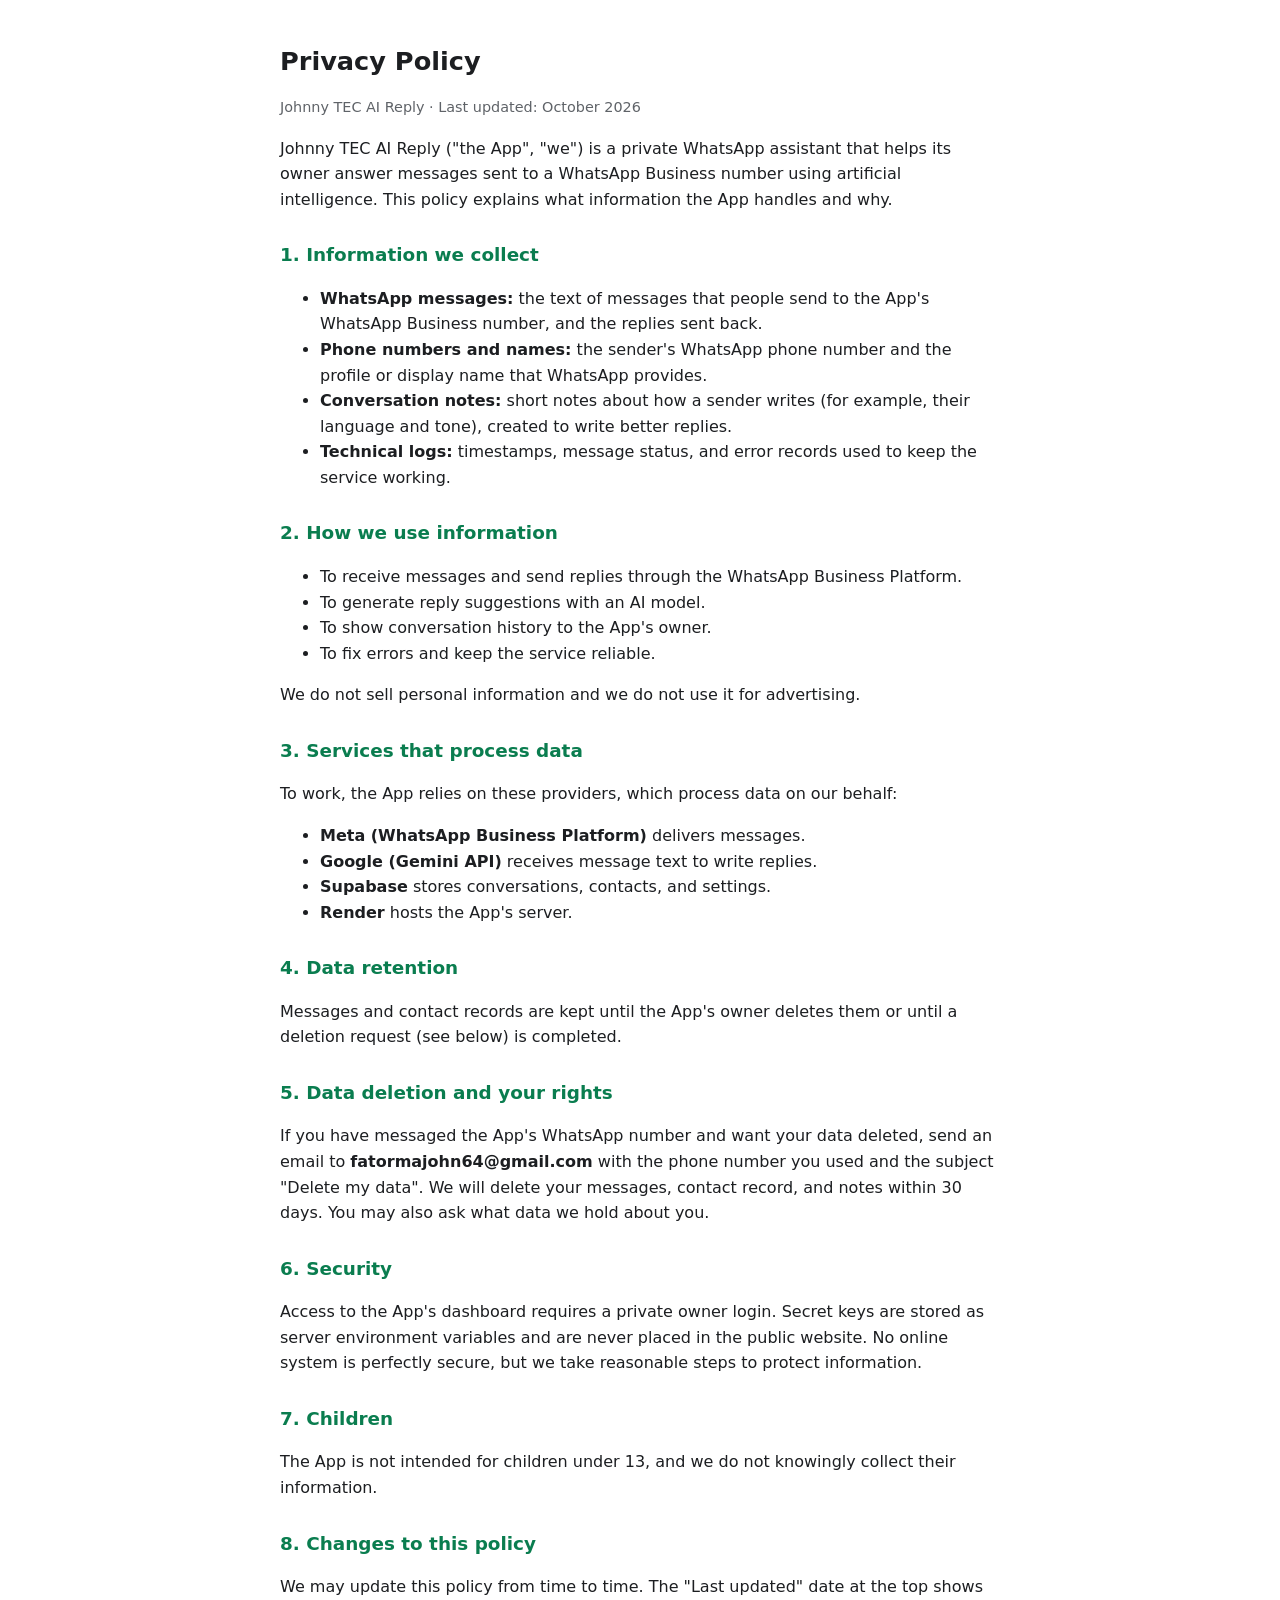
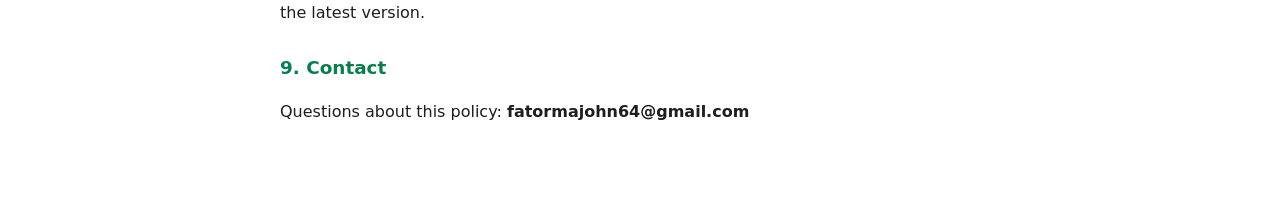
<file: privacy.html>
<!DOCTYPE html>
<html lang="en">
<head>
<meta charset="UTF-8">
<meta name="viewport" content="width=device-width, initial-scale=1">
<title>Privacy Policy - Johnny TEC AI Reply</title>
<style>
  :root { --bg:#ffffff; --text:#1c1e21; --muted:#5f6368; --accent:#0a7d4f; }
  @media (prefers-color-scheme: dark) {
    :root { --bg:#0a1220; --text:#e8ecf2; --muted:#9aa5b5; --accent:#2ee59d; }
  }
  body { margin:0; background:var(--bg); color:var(--text); font-family:system-ui,-apple-system,Segoe UI,Roboto,sans-serif; line-height:1.6; }
  main { max-width:720px; margin:0 auto; padding:24px 18px 60px; }
  h1 { font-size:1.6rem; margin-bottom:4px; }
  h2 { font-size:1.15rem; margin-top:28px; color:var(--accent); }
  p, li { font-size:1rem; }
  .muted { color:var(--muted); font-size:.9rem; }
</style>
</head>
<body>
<main>
  <h1>Privacy Policy</h1>
  <p class="muted">Johnny TEC AI Reply &middot; Last updated: October 2026</p>

  <p>Johnny TEC AI Reply ("the App", "we") is a private WhatsApp assistant that helps its owner answer messages sent to a WhatsApp Business number using artificial intelligence. This policy explains what information the App handles and why.</p>

  <h2>1. Information we collect</h2>
  <ul>
    <li><strong>WhatsApp messages:</strong> the text of messages that people send to the App's WhatsApp Business number, and the replies sent back.</li>
    <li><strong>Phone numbers and names:</strong> the sender's WhatsApp phone number and the profile or display name that WhatsApp provides.</li>
    <li><strong>Conversation notes:</strong> short notes about how a sender writes (for example, their language and tone), created to write better replies.</li>
    <li><strong>Technical logs:</strong> timestamps, message status, and error records used to keep the service working.</li>
  </ul>

  <h2>2. How we use information</h2>
  <ul>
    <li>To receive messages and send replies through the WhatsApp Business Platform.</li>
    <li>To generate reply suggestions with an AI model.</li>
    <li>To show conversation history to the App's owner.</li>
    <li>To fix errors and keep the service reliable.</li>
  </ul>
  <p>We do not sell personal information and we do not use it for advertising.</p>

  <h2>3. Services that process data</h2>
  <p>To work, the App relies on these providers, which process data on our behalf:</p>
  <ul>
    <li><strong>Meta (WhatsApp Business Platform)</strong> delivers messages.</li>
    <li><strong>Google (Gemini API)</strong> receives message text to write replies.</li>
    <li><strong>Supabase</strong> stores conversations, contacts, and settings.</li>
    <li><strong>Render</strong> hosts the App's server.</li>
  </ul>

  <h2>4. Data retention</h2>
  <p>Messages and contact records are kept until the App's owner deletes them or until a deletion request (see below) is completed.</p>

  <h2>5. Data deletion and your rights</h2>
  <p>If you have messaged the App's WhatsApp number and want your data deleted, send an email to <strong>fatormajohn64@gmail.com</strong> with the phone number you used and the subject "Delete my data". We will delete your messages, contact record, and notes within 30 days. You may also ask what data we hold about you.</p>

  <h2>6. Security</h2>
  <p>Access to the App's dashboard requires a private owner login. Secret keys are stored as server environment variables and are never placed in the public website. No online system is perfectly secure, but we take reasonable steps to protect information.</p>

  <h2>7. Children</h2>
  <p>The App is not intended for children under 13, and we do not knowingly collect their information.</p>

  <h2>8. Changes to this policy</h2>
  <p>We may update this policy from time to time. The "Last updated" date at the top shows the latest version.</p>

  <h2>9. Contact</h2>
  <p>Questions about this policy: <strong>fatormajohn64@gmail.com</strong></p>
</main>
</body>
</html>
</file>
